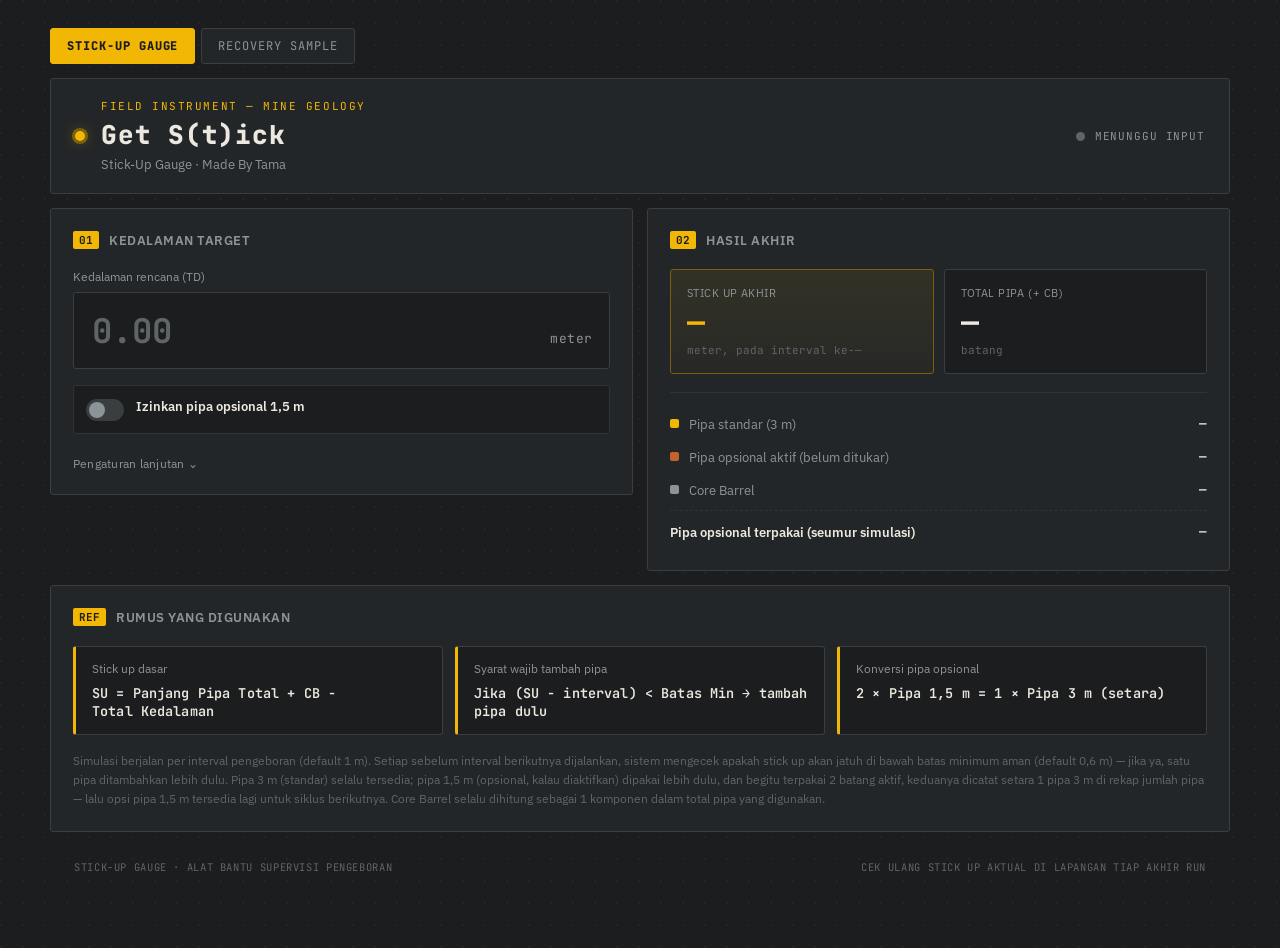
<file: index.html>
<!DOCTYPE html>
<html lang="id">
<head>
<meta charset="UTF-8">
<meta name="viewport" content="width=device-width, initial-scale=1.0">
<title>Get S(t)ick — Kalkulator Pengeboran Nikel Laterit</title>
<link rel="preconnect" href="https://fonts.googleapis.com">
<link rel="preconnect" href="https://fonts.gstatic.com" crossorigin>
<link href="https://fonts.googleapis.com/css2?family=JetBrains+Mono:wght@400;500;700;800&family=IBM+Plex+Sans:wght@400;500;600;700&display=swap" rel="stylesheet">
<link rel="stylesheet" href="style.css">
</head>
<body>

<div class="rig-frame">

  <nav class="app-nav" aria-label="Halaman aplikasi">
    <a href="#stickup" class="nav-link" data-page="stickup">Stick-Up Gauge</a>
    <a href="#recovery" class="nav-link" data-page="recovery">Recovery Sample</a>
  </nav>

  <!-- ============ HALAMAN 1: STICK-UP ============ -->
  <div class="app-page" id="page-stickup">

    <header class="panel-header">
      <div class="header-left">
        <div class="rivet"></div>
        <div>
          <p class="eyebrow">FIELD INSTRUMENT — MINE GEOLOGY</p>
          <h1>Get S(t)ick</h1>
          <p class="subtitle">Stick-Up Gauge · Made By Tama</p>
        </div>
      </div>
      <div class="header-right">
        <div class="status-lamp" id="statusLamp"></div>
        <span id="statusText">MENUNGGU INPUT</span>
      </div>
    </header>

    <main class="dashboard">

      <section class="panel input-panel">
        <h2 class="panel-title"><span class="tag">01</span> Kedalaman Target</h2>

        <div class="depth-input-group">
          <label for="targetDepth">Kedalaman rencana (TD)</label>
          <div class="depth-field">
            <input type="number" id="targetDepth" inputmode="decimal" placeholder="0.00" step="1" min="0">
            <span class="unit">meter</span>
          </div>
        </div>

        <div class="toggle-row">
          <label class="switch">
            <input type="checkbox" id="useSupport">
            <span class="slider"></span>
          </label>
          <div>
            <p class="toggle-label">Izinkan pipa opsional 1,5 m</p>
          </div>
        </div>

        <div class="advanced-toggle">
          <button id="advToggle" type="button" class="link-btn">Pengaturan lanjutan ⌄</button>
        </div>

        <div class="advanced-panel" id="advancedPanel">
          <div class="adv-row">
            <label for="cbLength">Panjang Core Barrel</label>
            <div class="adv-field">
              <input type="number" id="cbLength" value="2.6" step="0.1" min="0.1">
              <span class="unit-sm">m</span>
            </div>
          </div>
          <div class="adv-row">
            <label for="interval">Panjang interval / run</label>
            <div class="adv-field">
              <input type="number" id="interval" value="1" step="0.1" min="0.1">
              <span class="unit-sm">m</span>
            </div>
          </div>
          <div class="adv-row">
            <label for="safeMin">Batas minimum aman</label>
            <div class="adv-field">
              <input type="number" id="safeMin" value="0.6" step="0.1" min="0">
              <span class="unit-sm">m</span>
            </div>
          </div>
          <div class="adv-row">
            <label for="standardLen">Panjang pipa standar</label>
            <div class="adv-field">
              <input type="number" id="standardLen" value="3.0" step="0.1" min="0.1">
              <span class="unit-sm">m</span>
            </div>
          </div>
          <div class="adv-row">
            <label for="supportLen">Panjang pipa opsional</label>
            <div class="adv-field">
              <input type="number" id="supportLen" value="1.5" step="0.1" min="0.1">
              <span class="unit-sm">m</span>
            </div>
          </div>
          <div class="adv-row">
            <label for="maxSupport">Maks. pipa opsional aktif</label>
            <div class="adv-field">
              <input type="number" id="maxSupport" value="2" step="1" min="1">
              <span class="unit-sm">bh</span>
            </div>
          </div>
          <p class="adv-note">Batas maksimum stick up mengikuti panjang core barrel + 1 pipa (2,6 m pada pengaturan default) — tercapai tepat setelah setiap penambahan pipa.</p>
        </div>

        <div class="error-box" id="errorBox" hidden></div>
      </section>

      <section class="panel readout-panel">
        <h2 class="panel-title"><span class="tag">02</span> Hasil Akhir</h2>

        <div class="readout-grid">
          <div class="readout-card highlight">
            <p class="readout-label">Stick Up Akhir</p>
            <p class="readout-value" id="outStickUp">—</p>
            <p class="readout-unit">meter, pada interval ke-<span id="outLastMeter">—</span></p>
          </div>
          <div class="readout-card">
            <p class="readout-label">Total Pipa (+ CB)</p>
            <p class="readout-value" id="outPipeCount">—</p>
            <p class="readout-unit">batang</p>
          </div>
        </div>

        <div class="breakdown" id="breakdown">
          <div class="breakdown-row">
            <span class="dot dot-a"></span>
            <span class="bd-label">Pipa standar (3 m)</span>
            <span class="bd-value" id="outStandard">—</span>
          </div>
          <div class="breakdown-row">
            <span class="dot dot-b"></span>
            <span class="bd-label">Pipa opsional aktif (belum ditukar)</span>
            <span class="bd-value" id="outActiveSupport">—</span>
          </div>
          <div class="breakdown-row">
            <span class="dot dot-cb"></span>
            <span class="bd-label">Core Barrel</span>
            <span class="bd-value" id="outCB">—</span>
          </div>
          <div class="breakdown-row total-row">
            <span class="bd-label">Pipa opsional terpakai (seumur simulasi)</span>
            <span class="bd-value" id="outSupportUsedTotal">—</span>
          </div>
        </div>
      </section>

    </main>

    <section class="panel formula-panel">
      <h2 class="panel-title"><span class="tag">REF</span> Rumus yang Digunakan</h2>
      <div class="formula-grid">
        <div class="formula-card">
          <p class="formula-caption">Stick up dasar</p>
          <p class="formula-eq">SU = Panjang&nbsp;Pipa&nbsp;Total + CB − Total&nbsp;Kedalaman</p>
        </div>
        <div class="formula-card">
          <p class="formula-caption">Syarat wajib tambah pipa</p>
          <p class="formula-eq">Jika (SU − interval) &lt; Batas&nbsp;Min → tambah pipa dulu</p>
        </div>
        <div class="formula-card">
          <p class="formula-caption">Konversi pipa opsional</p>
          <p class="formula-eq">2 × Pipa&nbsp;1,5&nbsp;m = 1 × Pipa&nbsp;3&nbsp;m (setara)</p>
        </div>
      </div>
      <p class="formula-footnote">Simulasi berjalan per interval pengeboran (default 1 m). Setiap sebelum interval berikutnya dijalankan, sistem mengecek apakah stick up akan jatuh di bawah batas minimum aman (default 0,6 m) — jika ya, satu pipa ditambahkan lebih dulu. Pipa 3 m (standar) selalu tersedia; pipa 1,5 m (opsional, kalau diaktifkan) dipakai lebih dulu, dan begitu terpakai 2 batang aktif, keduanya dicatat setara 1 pipa 3 m di rekap jumlah pipa — lalu opsi pipa 1,5 m tersedia lagi untuk siklus berikutnya. Core Barrel selalu dihitung sebagai 1 komponen dalam total pipa yang digunakan.</p>
    </section>

    <footer class="panel-footer">
      <span>STICK-UP GAUGE · ALAT BANTU SUPERVISI PENGEBORAN</span>
      <span>Cek ulang stick up aktual di lapangan tiap akhir run</span>
    </footer>

  </div>

  <!-- ============ HALAMAN 2: RECOVERY ============ -->
  <div class="app-page" id="page-recovery" hidden>

    <header class="panel-header">
      <div class="header-left">
        <div class="rivet"></div>
        <div>
          <p class="eyebrow">FIELD INSTRUMENT — MINE GEOLOGY</p>
          <h1>Recovery Sample</h1>
          <p class="subtitle">Get S(t)ick — masukkan panjang sampel aktual per meteran</p>
        </div>
      </div>
      <div class="header-right">
        <div class="status-lamp" id="recStatusLamp"></div>
        <span id="recStatusText">MENUNGGU INPUT</span>
      </div>
    </header>

    <main class="dashboard rec-dashboard">

      <div class="stack">

        <section class="panel input-panel">
          <h2 class="panel-title"><span class="tag">01</span> Data Lubang</h2>

          <div class="depth-input-group">
            <label for="recCount">Jumlah interval (1 interval = 1 m)</label>
            <div class="depth-field">
              <input type="number" id="recCount" inputmode="numeric" value="5" step="1" min="1" max="500">
              <span class="unit">interval</span>
            </div>
          </div>

          <div class="rec-settings">
            <div class="adv-row">
              <label for="recUnit">Satuan bawaan input</label>
              <div class="adv-field">
                <select id="recUnit">
                  <option value="cm" selected>cm</option>
                  <option value="m">meter</option>
                </select>
              </div>
            </div>
            <div class="adv-row">
              <label for="recBasis">Pembagi loss</label>
              <div class="adv-field wide">
                <select id="recBasis">
                  <option value="core" selected>Core aktual</option>
                  <option value="interval">Interval</option>
                </select>
              </div>
            </div>
            <p class="adv-note">Ketik angka sesuai satuan bawaan, mis. <b>85</b>. Untuk satuan lain tambahkan huruf, mis. <b>1,25m</b> atau <b>85cm</b>.</p>
          </div>

          <button id="recApplyBtn" class="calc-btn"><span>ATUR JUMLAH INTERVAL</span></button>
          <button id="recFillBtn" type="button" class="btn-secondary">Isi yang kosong dengan penuh (1 m)</button>
          <button id="recClearBtn" type="button" class="btn-secondary">Kosongkan semua input sampel</button>

          <div class="error-box" id="recErrorBox" hidden></div>
        </section>

        <section class="panel readout-panel">
          <h2 class="panel-title"><span class="tag">02</span> Ringkasan Lubang</h2>

          <div class="readout-grid">
            <div class="readout-card highlight">
              <p class="readout-label">Rec. Rata-rata</p>
              <p class="readout-value" id="recOutRecovery">—</p>
              <p class="readout-unit" id="recOutRecoverySub">belum ada data</p>
            </div>
            <div class="readout-card">
              <p class="readout-label">Total Loss</p>
              <p class="readout-value" id="recOutLossTotal">—</p>
              <p class="readout-unit">meter</p>
            </div>
          </div>

          <div class="breakdown">
            <div class="breakdown-row">
              <span class="dot dot-cb"></span>
              <span class="bd-label">Kedalaman total</span>
              <span class="bd-value" id="recOutDepth">—</span>
            </div>
            <div class="breakdown-row">
              <span class="dot dot-cb"></span>
              <span class="bd-label">Interval terisi</span>
              <span class="bd-value" id="recOutFilled">—</span>
            </div>
            <div class="breakdown-row">
              <span class="dot dot-ok"></span>
              <span class="bd-label">Penuh (tepat)</span>
              <span class="bd-value" id="recOutFull">—</span>
            </div>
            <div class="breakdown-row">
              <span class="dot dot-a"></span>
              <span class="bd-label">Swelling</span>
              <span class="bd-value" id="recOutSwell">—</span>
            </div>
            <div class="breakdown-row">
              <span class="dot dot-b"></span>
              <span class="bd-label">Core loss</span>
              <span class="bd-value" id="recOutLossCount">—</span>
            </div>
            <div class="breakdown-row total-row">
              <span class="bd-label">Total core aktual</span>
              <span class="bd-value" id="recOutCore">—</span>
            </div>
            <div class="breakdown-row">
              <span class="bd-label">Rec. terendah</span>
              <span class="bd-value" id="recOutLowest">—</span>
            </div>
          </div>
        </section>

      </div>

      <section class="panel table-panel">
        <h2 class="panel-title"><span class="tag">03</span> Sampel Aktual Per Meteran</h2>
        <div class="table-wrap rec-table-wrap">
          <table id="recTable">
            <thead>
              <tr>
                <th>Meteran</th>
                <th>Sampel aktual</th>
                <th>Terbaca</th>
                <th>Recovery</th>
                <th>Status</th>
                <th class="act-col">Interval</th>
              </tr>
            </thead>
            <tbody id="recBody"></tbody>
          </table>
        </div>
        <div class="rec-actions">
          <button id="recAddBtn" type="button" class="btn-secondary">+ Tambah interval</button>
          <button id="recRemoveBtn" type="button" class="btn-secondary">− Kurangi interval</button>
          <button id="recUndoBtn" type="button" class="btn-secondary" disabled>↶ Urungkan hapus</button>
        </div>
      </section>

    </main>

    <section class="panel ill-panel">
      <h2 class="panel-title"><span class="tag">04</span> Ilustrasi Sampel Per Interval</h2>

      <div class="ill-legend" aria-hidden="true">
        <span class="ill-chip"><i class="sw sw-ok"></i>Sampel (pas)</span>
        <span class="ill-chip"><i class="sw sw-loss"></i>Sampel (ada loss)</span>
        <span class="ill-chip"><i class="sw sw-gap"></i>Core loss (hilang)</span>
        <span class="ill-chip"><i class="sw sw-swell"></i>Swelling (kelebihan)</span>
        <span class="ill-chip"><i class="sw sw-mark"></i>Batas 1 m</span>
      </div>

      <div class="ill-scroll">
        <div class="ill-ruler" id="recRuler"></div>
        <div class="ill-lanes" id="recIllustration"></div>
      </div>

      <p class="ill-note">Satu lajur = satu interval (1 m). Panjang batang digambar sesuai skala dari panjang sampel yang diisi; bagian berarsir menunjukkan core yang hilang, bagian kuning di luar garis 1 m menunjukkan kelebihan akibat swelling. Skala melebar otomatis bila ada swelling yang panjang.</p>
    </section>

    <section class="panel formula-panel">
      <h2 class="panel-title"><span class="tag">REF</span> Rumus yang Digunakan</h2>
      <div class="formula-grid">
        <div class="formula-card">
          <p class="formula-caption">Sampel pas atau swelling (≥ 1 m)</p>
          <p class="formula-eq">Rec = 100%</p>
        </div>
        <div class="formula-card">
          <p class="formula-caption">Ada core loss (sampel &lt; 1 m)</p>
          <p class="formula-eq">Rec = 100% − (Loss ÷ Pembagi × 100%)</p>
        </div>
        <div class="formula-card">
          <p class="formula-caption">Rec. rata-rata lubang</p>
          <p class="formula-eq">Rata-rata = Σ Rec tiap interval ÷ jumlah interval</p>
        </div>
      </div>
      <p class="formula-footnote">Loss = 1 m − panjang sampel aktual. Pembagi dapat dipilih: core aktual (panjang sampel yang terambil) atau interval (1 m). Rec tidak diizinkan di bawah 0%. Swelling hanya dihitung 100% dan tidak menutupi loss di interval lain. Jumlah interval bebas diubah: tombol “+” di tiap baris menyisipkan interval di bawahnya, “×” menghapusnya (nomor meter interval sesudahnya otomatis bergeser), dan “Urungkan hapus” mengembalikan interval yang terhapus. Hanya interval yang sudah terisi yang masuk ke ringkasan.</p>
    </section>

    <footer class="panel-footer">
      <span>GET S(T)ICK · RECOVERY SAMPLE</span>
      <span>Kolom “Terbaca” menampilkan nilai yang dipahami aplikasi, cek bila satuan meragukan</span>
    </footer>

  </div>

</div>

<script src="script.js"></script>
</body>
</html>
</file>
<file: style.css>
/* ==========================================================
   Get S(t)ick — token system + recovery stylesheet
   bg        #1B1D1E   panel     #232628   panel-raised #2A2D2F
   border    #3A3E40   text      #ECE8DF   text-muted   #8D9497
   accent-a  #F2B705 (caution yellow, tape-measure)
   accent-b  #C4622D (laterite rust / weathered pipe)
   accent-ok #6E9A5C (recovery green)
   display font: JetBrains Mono | ui font: IBM Plex Sans
   ========================================================== */

:root{
  --bg: #1B1D1E;
  --panel: #232628;
  --panel-raised: #2A2D2F;
  --border: #3A3E40;
  --border-soft: #2F3335;
  --text: #ECE8DF;
  --text-muted: #8D9497;
  --text-dim: #5F6567;
  --accent-a: #F2B705;
  --accent-a-dim: #7A5F0E;
  --accent-b: #C4622D;
  --accent-b-dim: #6B3A20;
  --accent-ok: #6E9A5C;
  --danger: #C4522D;
  --radius: 3px;
  --mono: 'JetBrains Mono', 'Courier New', monospace;
  --sans: 'IBM Plex Sans', -apple-system, BlinkMacSystemFont, sans-serif;
}

*{ box-sizing: border-box; }

html, body{
  margin: 0;
  padding: 0;
  background: var(--bg);
  color: var(--text);
  font-family: var(--sans);
  -webkit-font-smoothing: antialiased;
}

body{
  background-image:
    radial-gradient(circle at 1px 1px, rgba(255,255,255,0.035) 1px, transparent 0);
  background-size: 22px 22px;
  min-height: 100vh;
  padding: 28px 16px 60px;
}

.rig-frame{
  max-width: 1180px;
  margin: 0 auto;
}

/* ---------- header ---------- */
.panel-header{
  display: flex;
  align-items: center;
  justify-content: space-between;
  gap: 16px;
  background: var(--panel);
  border: 1px solid var(--border);
  border-radius: var(--radius);
  padding: 20px 24px;
  margin-bottom: 14px;
  flex-wrap: wrap;
}

.header-left{
  display: flex;
  align-items: center;
  gap: 16px;
}

.rivet{
  width: 10px;
  height: 10px;
  border-radius: 50%;
  background: var(--accent-a);
  box-shadow: 0 0 0 3px var(--accent-a-dim), 0 0 14px rgba(242,183,5,0.5);
  flex-shrink: 0;
}

.eyebrow{
  margin: 0 0 4px;
  font-family: var(--mono);
  font-size: 11px;
  letter-spacing: 0.14em;
  color: var(--accent-a);
  text-transform: uppercase;
}

h1{
  margin: 0 0 4px;
  font-family: var(--mono);
  font-size: 26px;
  font-weight: 800;
  letter-spacing: 0.03em;
  color: var(--text);
}

.subtitle{
  margin: 0;
  font-size: 13px;
  color: var(--text-muted);
}

.header-right{
  display: flex;
  align-items: center;
  gap: 10px;
  font-family: var(--mono);
  font-size: 11px;
  letter-spacing: 0.08em;
  color: var(--text-muted);
}

.status-lamp{
  width: 9px;
  height: 9px;
  border-radius: 50%;
  background: var(--text-dim);
  transition: background 0.2s, box-shadow 0.2s;
}
.status-lamp.ready{
  background: var(--accent-ok);
  box-shadow: 0 0 10px rgba(110,154,92,0.7);
}
.status-lamp.error{
  background: var(--danger);
  box-shadow: 0 0 10px rgba(196,82,45,0.7);
}

/* ---------- dashboard grid ---------- */
.dashboard{
  display: grid;
  grid-template-columns: 1fr 1fr;
  gap: 14px;
  align-items: start;
}

.panel{
  background: var(--panel);
  border: 1px solid var(--border);
  border-radius: var(--radius);
  padding: 22px;
}

.panel-title{
  display: flex;
  align-items: center;
  gap: 10px;
  margin: 0 0 20px;
  font-size: 13px;
  font-weight: 600;
  letter-spacing: 0.04em;
  text-transform: uppercase;
  color: var(--text-muted);
}

.tag{
  font-family: var(--mono);
  font-size: 11px;
  font-weight: 700;
  color: var(--bg);
  background: var(--accent-a);
  border-radius: 2px;
  padding: 2px 6px;
  letter-spacing: 0;
}

/* ---------- input panel ---------- */
.depth-input-group label{
  display: block;
  font-size: 12px;
  color: var(--text-muted);
  margin-bottom: 8px;
}

.depth-field{
  display: flex;
  align-items: baseline;
  background: var(--bg);
  border: 1px solid var(--border);
  border-radius: var(--radius);
  padding: 14px 16px;
  transition: border-color 0.15s, box-shadow 0.15s;
}

.depth-field:focus-within{
  border-color: var(--accent-a);
  box-shadow: 0 0 0 3px rgba(242,183,5,0.15);
}

.depth-field input{
  flex: 1;
  background: transparent;
  border: none;
  outline: none;
  color: var(--text);
  font-family: var(--mono);
  font-size: 34px;
  font-weight: 700;
  width: 100%;
  min-width: 0;
}

.depth-field input::placeholder{
  color: var(--text-dim);
}

.depth-field .unit{
  font-family: var(--mono);
  font-size: 13px;
  color: var(--text-muted);
  letter-spacing: 0.04em;
  padding-left: 8px;
}

/* ---------- toggle row ---------- */
.toggle-row{
  display: flex;
  align-items: flex-start;
  gap: 12px;
  margin-top: 16px;
  padding: 12px;
  background: var(--bg);
  border: 1px solid var(--border-soft);
  border-radius: var(--radius);
}

.switch{
  position: relative;
  display: inline-block;
  width: 38px;
  height: 22px;
  flex-shrink: 0;
  margin-top: 1px;
}
.switch input{ opacity: 0; width: 0; height: 0; }
.slider{
  position: absolute;
  cursor: pointer;
  inset: 0;
  background: var(--border);
  border-radius: 22px;
  transition: background 0.15s;
}
.slider::before{
  content: "";
  position: absolute;
  height: 16px;
  width: 16px;
  left: 3px;
  bottom: 3px;
  background: var(--text-muted);
  border-radius: 50%;
  transition: transform 0.15s, background 0.15s;
}
.switch input:checked + .slider{ background: var(--accent-a-dim); }
.switch input:checked + .slider::before{
  transform: translateX(16px);
  background: var(--accent-a);
}

.toggle-label{
  margin: 0 0 3px;
  font-size: 13px;
  font-weight: 600;
  color: var(--text);
}
.toggle-note{
  margin: 0;
  font-size: 11px;
  color: var(--text-dim);
  line-height: 1.5;
}

.advanced-toggle{ margin-top: 18px; }

.link-btn{
  background: none;
  border: none;
  color: var(--text-muted);
  font-size: 12px;
  font-family: var(--sans);
  cursor: pointer;
  padding: 0;
  letter-spacing: 0.02em;
}
.link-btn:hover{ color: var(--accent-a); }

.advanced-panel{
  max-height: 0;
  overflow: hidden;
  transition: max-height 0.25s ease, opacity 0.2s ease;
  opacity: 0;
}
.advanced-panel.open{
  max-height: 480px;
  opacity: 1;
  margin-top: 14px;
  padding-top: 14px;
  border-top: 1px dashed var(--border);
}

.adv-row{
  display: flex;
  align-items: center;
  justify-content: space-between;
  gap: 12px;
  margin-bottom: 10px;
}

.adv-row label{
  font-size: 12.5px;
  color: var(--text-muted);
}

.adv-field{
  display: flex;
  align-items: center;
  background: var(--bg);
  border: 1px solid var(--border-soft);
  border-radius: var(--radius);
  padding: 6px 10px;
  width: 96px;
}

.adv-field input{
  width: 100%;
  background: transparent;
  border: none;
  outline: none;
  color: var(--text);
  font-family: var(--mono);
  font-size: 13px;
  text-align: right;
}

.unit-sm{
  font-family: var(--mono);
  font-size: 11px;
  color: var(--text-dim);
  padding-left: 6px;
}

.adv-note{
  font-size: 11px;
  color: var(--text-dim);
  margin: 8px 0 0;
  font-style: italic;
  line-height: 1.5;
}
.adv-note b{ color: var(--text-muted); font-style: normal; }

.error-box{
  margin-top: 16px;
  padding: 12px 14px;
  background: rgba(196,82,45,0.12);
  border: 1px solid var(--accent-b-dim);
  border-radius: var(--radius);
  color: #E3A98C;
  font-size: 12.5px;
  line-height: 1.5;
}

/* ---------- readout panel ---------- */
.readout-grid{
  display: grid;
  grid-template-columns: 1fr 1fr;
  gap: 10px;
  margin-bottom: 18px;
}

.readout-card{
  background: var(--bg);
  border: 1px solid var(--border);
  border-radius: var(--radius);
  padding: 16px;
  text-align: left;
}

.readout-card.highlight{
  border-color: var(--accent-a-dim);
  background: linear-gradient(180deg, rgba(242,183,5,0.08), rgba(242,183,5,0.02));
}

.readout-label{
  margin: 0 0 6px;
  font-size: 11px;
  color: var(--text-muted);
  text-transform: uppercase;
  letter-spacing: 0.04em;
}

.readout-value{
  margin: 0;
  font-family: var(--mono);
  font-size: 30px;
  font-weight: 700;
  color: var(--text);
  line-height: 1.1;
}

.readout-card.highlight .readout-value{
  color: var(--accent-a);
}

.readout-unit{
  margin: 4px 0 0;
  font-family: var(--mono);
  font-size: 11px;
  color: var(--text-dim);
}

.breakdown{
  border-top: 1px solid var(--border-soft);
  padding-top: 14px;
}

.breakdown-row{
  display: flex;
  align-items: center;
  gap: 10px;
  padding: 8px 0;
  font-size: 12.5px;
}

.dot{
  width: 9px;
  height: 9px;
  border-radius: 2px;
  flex-shrink: 0;
}
.dot-a{ background: var(--accent-a); }
.dot-b{ background: var(--accent-b); }
.dot-cb{ background: var(--text-muted); }
.dot-ok{ background: var(--accent-ok); }

.bd-label{
  flex: 1;
  color: var(--text-muted);
}

.bd-value{
  font-family: var(--mono);
  font-weight: 600;
  color: var(--text);
}

.total-row{
  border-top: 1px dashed var(--border-soft);
  margin-top: 4px;
  padding-top: 12px;
  font-weight: 600;
}
.total-row .bd-label{ color: var(--text); }

/* ---------- formula panel ---------- */
.formula-panel{
  margin-top: 14px;
}

.formula-grid{
  display: grid;
  grid-template-columns: repeat(3, 1fr);
  gap: 12px;
}

.formula-card{
  background: var(--bg);
  border: 1px solid var(--border);
  border-left: 3px solid var(--accent-a);
  border-radius: var(--radius);
  padding: 14px 16px;
}

.formula-caption{
  margin: 0 0 8px;
  font-size: 11.5px;
  color: var(--text-muted);
}

.formula-eq{
  margin: 0;
  font-family: var(--mono);
  font-size: 13.5px;
  font-weight: 600;
  color: var(--text);
  letter-spacing: 0.01em;
}

.formula-footnote{
  margin: 16px 0 0;
  font-size: 12px;
  color: var(--text-dim);
  line-height: 1.6;
}

/* ---------- footer ---------- */
.panel-footer{
  display: flex;
  justify-content: space-between;
  flex-wrap: wrap;
  gap: 6px;
  margin-top: 14px;
  padding: 14px 24px;
  font-family: var(--mono);
  font-size: 10.5px;
  letter-spacing: 0.06em;
  color: var(--text-dim);
  text-transform: uppercase;
}

/* ==========================================================
   NAVIGASI ANTAR HALAMAN
   ========================================================== */
.app-nav{
  display: flex;
  gap: 6px;
  margin-bottom: 14px;
  flex-wrap: wrap;
}

.nav-link{
  font-family: var(--mono);
  font-size: 12px;
  letter-spacing: 0.08em;
  text-transform: uppercase;
  text-decoration: none;
  color: var(--text-muted);
  background: var(--panel);
  border: 1px solid var(--border);
  border-radius: var(--radius);
  padding: 9px 16px;
  transition: color 0.15s, border-color 0.15s;
}
.nav-link:hover{ color: var(--accent-a); border-color: var(--accent-a-dim); }
.nav-link.active{
  background: var(--accent-a);
  border-color: var(--accent-a);
  color: #1B1D1E;
  font-weight: 800;
}
.nav-link:focus-visible{ outline: 2px solid var(--accent-a); outline-offset: 2px; }

/* ==========================================================
   HALAMAN RECOVERY
   ========================================================== */
.app-page[hidden]{ display: none; }
.rec-dashboard{ grid-template-columns: minmax(300px, 380px) 1fr; }
.stack{ display: grid; grid-template-columns: minmax(0, 1fr); gap: 14px; }
.rec-dashboard > *{ min-width: 0; }

.rec-actions{
  display: flex;
  gap: 8px;
  flex-wrap: wrap;
  margin-top: 12px;
}
.rec-actions .btn-secondary{
  width: auto;
  margin-top: 0;
  flex: 1 1 140px;
}

.btn-secondary{
  width: 100%;
  margin-top: 8px;
  padding: 11px 14px;
  background: transparent;
  color: var(--text-muted);
  border: 1px solid var(--border);
  border-radius: var(--radius);
  font-family: var(--sans);
  font-size: 12px;
  cursor: pointer;
  transition: color 0.15s, border-color 0.15s;
}
.btn-secondary:hover{ color: var(--accent-a); border-color: var(--accent-a-dim); }
.btn-secondary:disabled{ opacity: 0.4; cursor: not-allowed; }
.btn-secondary:disabled:hover{ color: var(--text-muted); border-color: var(--border); }

/* tabel recovery */
.table-wrap{
  max-height: 420px;
  overflow-y: auto;
  border: 1px solid var(--border);
  border-radius: var(--radius);
}
.rec-table-wrap{ max-height: 640px; }

#recTable{
  width: 100%;
  border-collapse: collapse;
  font-size: 12.5px;
}
#recTable thead th{
  position: sticky;
  top: 0;
  z-index: 1;
  background: var(--panel-raised);
  color: var(--text-muted);
  text-transform: uppercase;
  letter-spacing: 0.04em;
  font-size: 10.5px;
  font-weight: 600;
  text-align: left;
  padding: 9px 12px;
  border-bottom: 1px solid var(--border);
}
#recTable tbody td{
  padding: 7px 12px;
  border-bottom: 1px solid var(--border-soft);
  font-family: var(--mono);
  color: var(--text);
  vertical-align: middle;
}
#recTable tbody tr:last-child td{ border-bottom: none; }
#recTable tbody tr.low{ background: rgba(196,82,45,0.10); }

.meter-cell{ white-space: nowrap; color: var(--accent-a); font-weight: 700; }
.read-cell{ color: var(--text-muted); white-space: nowrap; }

.sample-input{
  width: 100%;
  max-width: 96px;
  background: var(--bg);
  border: 1px solid var(--border-soft);
  border-radius: var(--radius);
  padding: 6px 8px;
  color: var(--text);
  font-family: var(--mono);
  font-size: 13px;
  text-align: right;
}
.sample-input:focus{
  border-color: var(--accent-a);
  outline: none;
  box-shadow: 0 0 0 2px rgba(242,183,5,0.15);
}
.sample-input.invalid{ border-color: var(--danger); }

.rec-text{ display: block; margin-bottom: 4px; }

.rec-bar{
  height: 4px;
  background: var(--border-soft);
  border-radius: 2px;
  overflow: hidden;
  min-width: 70px;
}
.rec-bar span{
  display: block;
  height: 100%;
  background: var(--accent-b);
  transition: width 0.15s ease;
}
.rec-bar span.ok{ background: var(--accent-ok); }

/* tombol row */
.act-col{ width: 84px; text-align: right !important; }
.row-actions{ white-space: nowrap; text-align: right; }
.row-btn{
  width: 28px;
  height: 28px;
  margin-left: 4px;
  background: transparent;
  color: var(--text-muted);
  border: 1px solid var(--border-soft);
  border-radius: var(--radius);
  font-family: var(--mono);
  font-size: 15px;
  line-height: 1;
  cursor: pointer;
  transition: color 0.15s, border-color 0.15s;
}
.row-btn:hover:not(:disabled){ color: var(--accent-a); border-color: var(--accent-a-dim); }
.row-btn.danger:hover:not(:disabled){ color: #E3915E; border-color: var(--accent-b-dim); }
.row-btn:disabled{ opacity: 0.3; cursor: not-allowed; }

/* tag status */
.event-tag{
  display: inline-block;
  font-family: var(--sans);
  font-size: 10.5px;
  padding: 2px 7px;
  border-radius: 3px;
  background: rgba(242,183,5,0.15);
  color: var(--accent-a);
}
.event-tag.st-full{
  background: rgba(110,154,92,0.18);
  color: #9CC48A;
}
.event-tag.st-swell{
  background: rgba(242,183,5,0.15);
  color: var(--accent-a);
}
.event-tag.st-loss{
  background: rgba(196,98,45,0.18);
  color: #E3915E;
}
.event-tag.st-invalid{
  background: rgba(196,82,45,0.25);
  color: #E3A98C;
}

/* settings tambahan di panel recovery */
.rec-settings{ margin-top: 18px; }
.adv-field.wide{ width: 140px; }
.adv-field select{
  width: 100%;
  background: transparent;
  border: none;
  outline: none;
  color: var(--text);
  font-family: var(--mono);
  font-size: 13px;
  text-align: right;
  cursor: pointer;
}
.adv-field select option{
  background: var(--panel);
  color: var(--text);
}

/* ==========================================================
   ILUSTRASI SAMPEL
   ========================================================== */
.ill-panel{ margin-top: 14px; }

.ill-legend{
  display: flex;
  flex-wrap: wrap;
  gap: 6px 18px;
  margin: -6px 0 14px;
  font-size: 11.5px;
  color: var(--text-muted);
}
.ill-chip{ display: inline-flex; align-items: center; gap: 6px; }
.ill-chip .sw{
  display: inline-block;
  width: 16px;
  height: 10px;
  border-radius: 2px;
}
.sw-ok{ background: var(--accent-ok); }
.sw-loss{ background: var(--accent-b); }
.sw-swell{ background: var(--accent-a); }
.sw-gap{
  border: 1px dashed var(--text-dim);
  background: repeating-linear-gradient(135deg, var(--border) 0 2px, transparent 2px 5px);
}
.ill-chip .sw.sw-mark{
  width: 0;
  height: 12px;
  border-radius: 0;
  border-left: 1px dashed var(--accent-a);
}

.ill-scroll{
  max-height: 520px;
  overflow-y: auto;
  background: var(--bg);
  border: 1px solid var(--border);
  border-radius: var(--radius);
}

.ill-ruler,
.ill-lane{
  display: grid;
  grid-template-columns: 64px 1fr 84px;
  align-items: center;
  column-gap: 12px;
  padding: 0 12px;
}

.ill-ruler{
  position: sticky;
  top: 0;
  z-index: 2;
  height: 28px;
  background: var(--panel-raised);
  border-bottom: 1px solid var(--border);
  font-family: var(--mono);
  font-size: 10px;
  color: var(--text-dim);
}
.ill-rh{ text-transform: uppercase; letter-spacing: 0.04em; white-space: nowrap; }
.ill-rh.r{ text-align: right; }
.ill-ruler-track{ position: relative; height: 100%; }
.ill-tick{
  position: absolute;
  bottom: 0;
  height: 5px;
  border-left: 1px solid var(--border);
}
.ill-tick.major{ height: 100%; }
.ill-tick span{
  position: absolute;
  top: 8px;
  left: 4px;
  color: var(--text-muted);
  white-space: nowrap;
}

.ill-lane{
  height: 40px;
  border-bottom: 1px solid var(--border-soft);
}
.ill-lane:last-child{ border-bottom: none; }

.ill-label{
  font-family: var(--mono);
  font-size: 11px;
  font-weight: 700;
  color: var(--accent-a);
  white-space: nowrap;
}

.ill-track{ position: relative; height: 24px; }

.ill-frame{
  position: absolute;
  left: 0;
  top: 0;
  bottom: 0;
  border: 1px solid var(--border);
  border-radius: 3px;
  background: rgba(255,255,255,0.025);
}

.ill-core,
.ill-loss,
.ill-swell{
  position: absolute;
  top: 3px;
  bottom: 3px;
}

.ill-core{
  left: 0;
  border-radius: 4px;
  box-shadow: inset 0 3px 0 rgba(255,255,255,0.14), inset 0 -4px 0 rgba(0,0,0,0.22);
}
.ill-core.ok{ background: var(--accent-ok); }
.ill-core.loss{ background: var(--accent-b); border-radius: 4px 0 0 4px; }
.ill-core.joined{ border-radius: 4px 0 0 4px; }

.ill-loss{
  border: 1px dashed var(--text-dim);
  border-left: none;
  border-radius: 0 4px 4px 0;
  background: repeating-linear-gradient(135deg, var(--border) 0 3px, transparent 3px 7px);
}
.ill-loss.solo{
  border-left: 1px dashed var(--text-dim);
  border-radius: 4px;
}

.ill-swell{
  background: var(--accent-a);
  border-radius: 0 4px 4px 0;
  box-shadow: inset 0 3px 0 rgba(255,255,255,0.2), inset 0 -4px 0 rgba(0,0,0,0.18);
}

.ill-mark{
  position: absolute;
  top: -3px;
  bottom: -3px;
  width: 0;
  border-left: 1px dashed var(--accent-a-dim);
  pointer-events: none;
}

.ill-val{
  font-family: var(--mono);
  font-size: 11px;
  line-height: 1.25;
  text-align: right;
  white-space: nowrap;
  color: var(--text);
}
.ill-val b{ display: block; font-weight: 600; }
.ill-val span{ display: block; color: var(--text-muted); }
.ill-val.empty b{ color: var(--text-dim); font-weight: 400; }
.ill-val.loss span{ color: #E3915E; }
.ill-val.swelling span{ color: var(--accent-a); }
.ill-val.invalid b{ color: #E3A98C; }

.ill-note{
  margin: 12px 0 0;
  font-size: 11.5px;
  line-height: 1.6;
  color: var(--text-dim);
}

/* ==========================================================
   RESPONSIVE
   ========================================================== */
@media (max-width: 920px){
  .dashboard{ grid-template-columns: 1fr; }
  .formula-grid{ grid-template-columns: 1fr; }
  .table-wrap{ max-height: 320px; }
}

@media (max-width: 720px){
  .dashboard{ grid-template-columns: 1fr; }
  .formula-grid{ grid-template-columns: 1fr; }
}

@media (max-width: 520px){
  h1{ font-size: 21px; }
  .depth-field input{ font-size: 26px; }
  .panel{ padding: 16px; }
  .panel-header{ padding: 16px; }
  .ill-ruler,
  .ill-lane{
    grid-template-columns: 50px 1fr 66px;
    column-gap: 8px;
    padding: 0 8px;
  }
  .ill-label,
  .ill-val{ font-size: 10px; }
}

/* ---------- focus visibility ---------- */
button:focus-visible,
input:focus-visible{
  outline: 2px solid var(--accent-a);
  outline-offset: 2px;
}

/* ---------- reduced motion ---------- */
@media (prefers-reduced-motion: reduce){
  *{ transition: none !important; }
}
</file>
